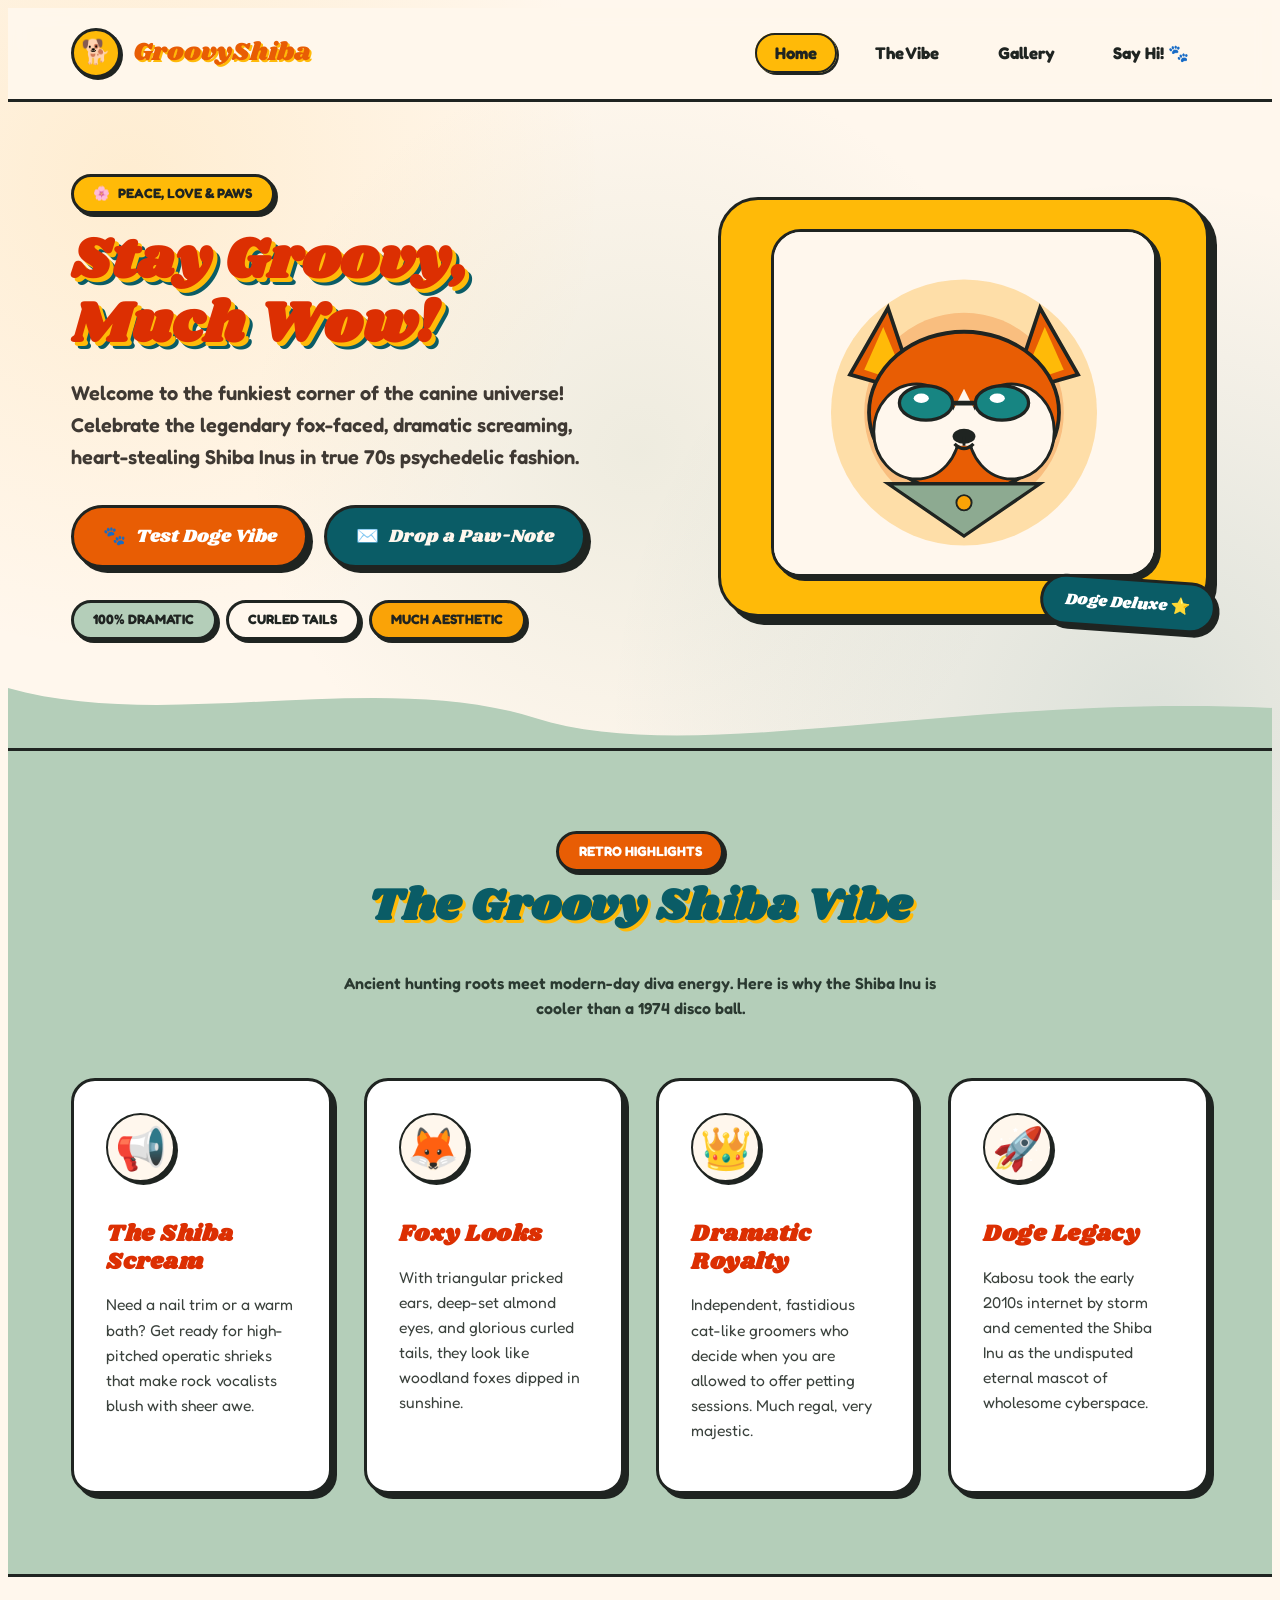
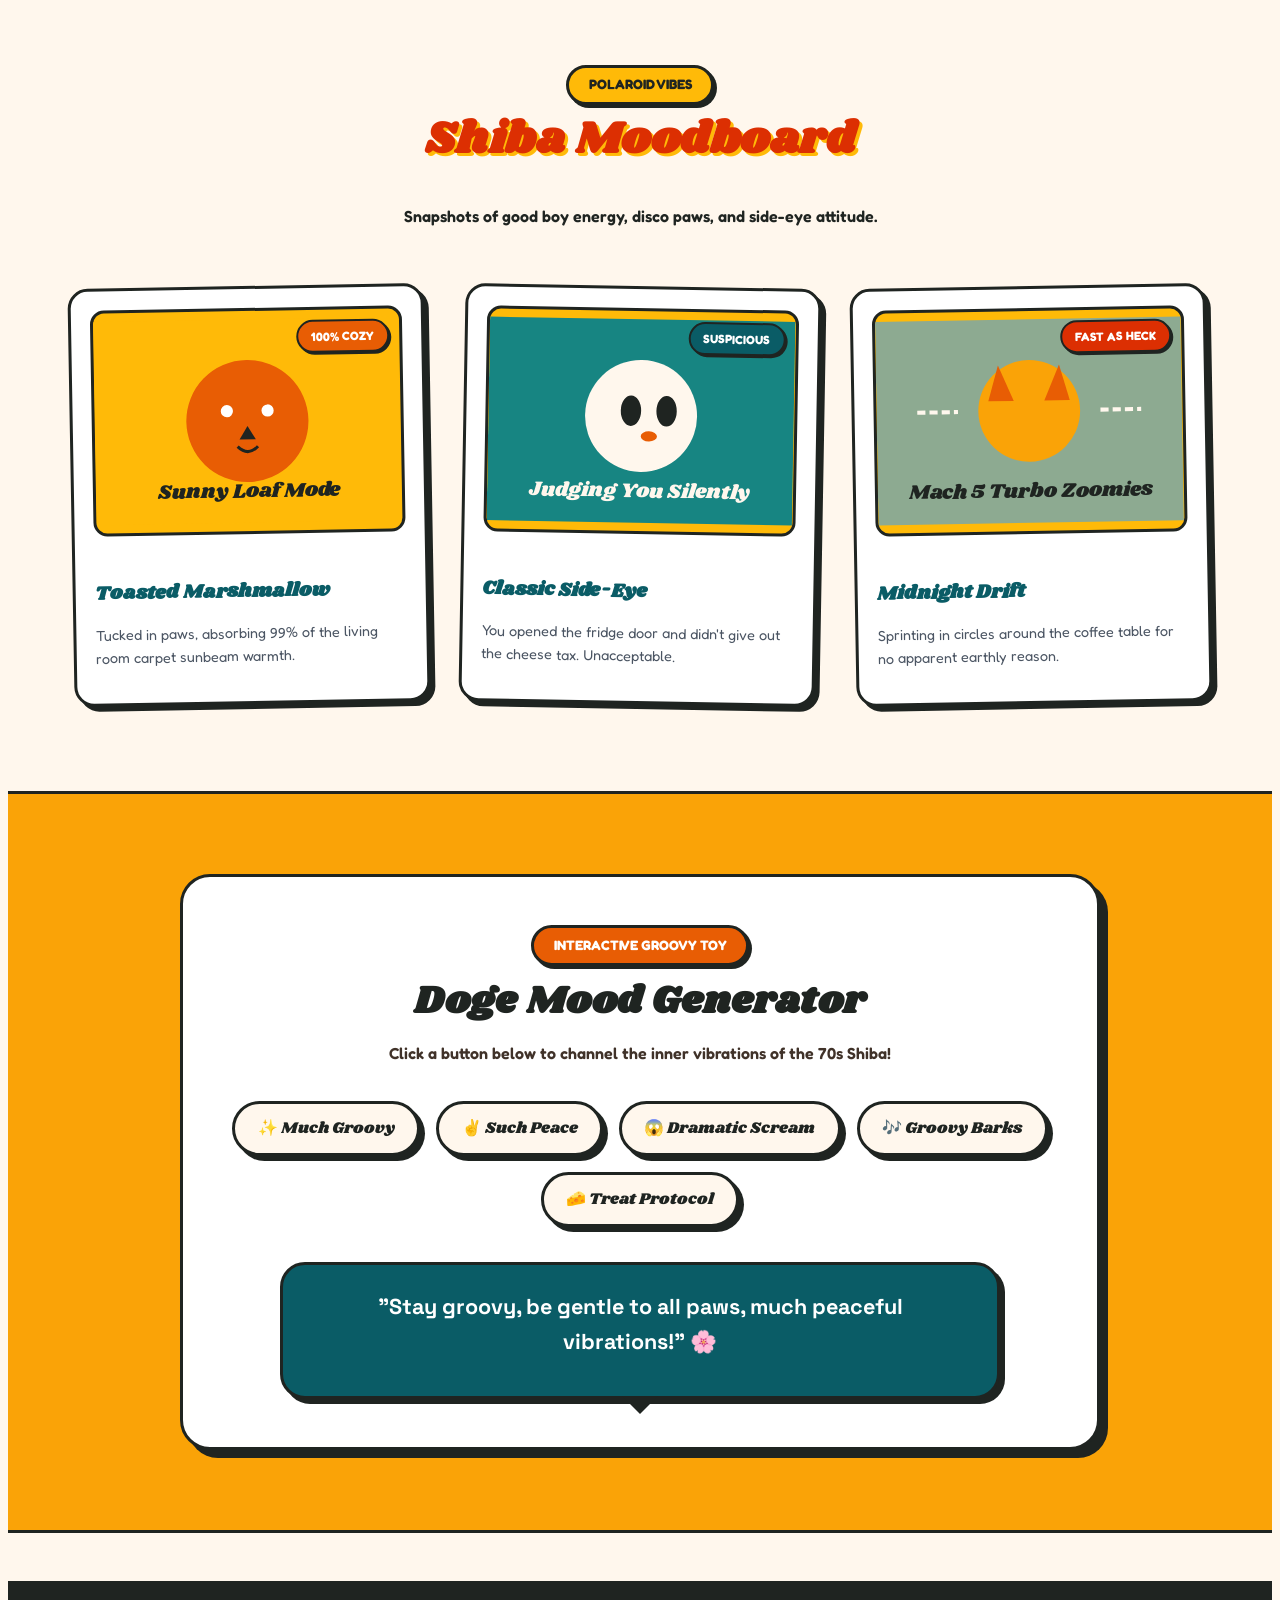
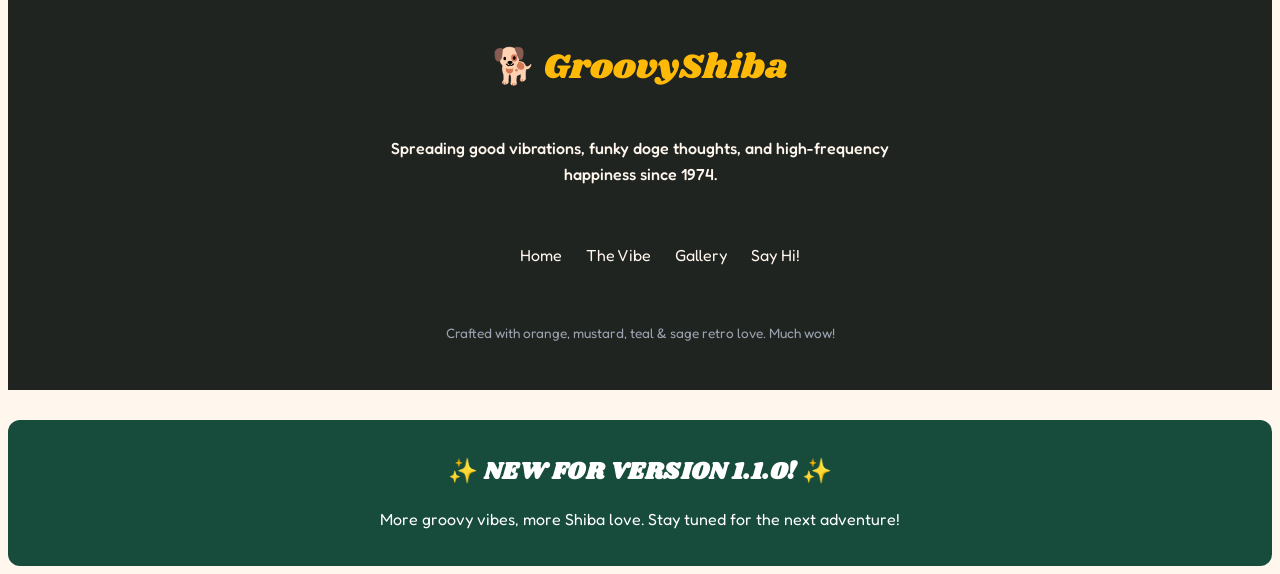
<file: Project6-CI/web-content/index.html>
<!DOCTYPE html>
<html lang="en">
<head>
  <meta charset="UTF-8">
  <meta name="viewport" content="width=device-width, initial-scale=1.0">
  <title>Shiba Groovy HQ | Stay Groovy, Much Wow!</title>
  <link rel="stylesheet" href="style.css">
</head>
<body>

  <!-- ================= TOP NAVIGATION ================= -->
  <header class="site-header">
    <div class="container nav-wrap">
      <a href="index.html" class="brand-logo">
        <span class="brand-icon">🐕</span>
        <span>GroovyShiba</span>
      </a>

      <nav>
        <ul class="nav-links">
          <li><a href="index.html" class="active">Home</a></li>
          <li><a href="#vibe">The Vibe</a></li>
          <li><a href="#moodboard">Gallery</a></li>
          <li><a href="contact.html">Say Hi! 🐾</a></li>
        </ul>
      </nav>
    </div>
  </header>

  <!-- ================= HERO SECTION ================= -->
  <section class="hero">
    <div class="container hero-grid">
      <div class="hero-content">
        <span class="badge-pill">
          <span class="retro-flower">🌸</span> Peace, Love & Paws
        </span>

        <h1>Stay Groovy,<br>Much Wow!</h1>

        <p class="hero-subtitle">
          Welcome to the funkiest corner of the canine universe! Celebrate the legendary fox-faced, dramatic screaming, heart-stealing Shiba Inus in true 70s psychedelic fashion.
        </p>

        <div class="hero-actions">
          <a href="#soundboard" class="btn-groovy">
            <span>🐾</span> Test Doge Vibe
          </a>
          <a href="contact.html" class="btn-groovy btn-groovy-teal">
            <span>✉️</span> Drop a Paw-Note
          </a>
        </div>

        <div class="hero-badge-group">
          <span class="badge-pill" style="background: var(--color-sage-light);">100% Dramatic</span>
          <span class="badge-pill" style="background: var(--color-cream);">Curled Tails</span>
          <span class="badge-pill" style="background: var(--color-mustard);">Much Aesthetic</span>
        </div>
      </div>

      <div class="hero-visual">
        <div class="hero-art-frame">
          <!-- Retro styled SVG Shibas -->
          <svg class="hero-avatar" viewBox="0 0 400 360" xmlns="http://www.w3.org/2000/svg">
            <rect width="100%" height="100%" fill="#FFF7ED" rx="20"/>
            <!-- Groovy backdrop rings -->
            <circle cx="200" cy="190" r="140" fill="#FAA307" opacity="0.3"/>
            <circle cx="200" cy="190" r="105" fill="#E85D04" opacity="0.25"/>
            <circle cx="200" cy="190" r="75" fill="#0A5C66" opacity="0.2"/>
            
            <!-- Shiba ears -->
            <polygon points="120,80 150,170 80,150" fill="#E85D04" stroke="#1F2421" stroke-width="4"/>
            <polygon points="115,100 140,160 95,145" fill="#FFBA08"/>
            <polygon points="280,80 250,170 320,150" fill="#E85D04" stroke="#1F2421" stroke-width="4"/>
            <polygon points="285,100 260,160 305,145" fill="#FFBA08"/>

            <!-- Shiba Face base -->
            <ellipse cx="200" cy="190" rx="100" ry="85" fill="#E85D04" stroke="#1F2421" stroke-width="4"/>
            
            <!-- White Cheek patches (Urajiro) -->
            <ellipse cx="150" cy="210" rx="45" ry="50" fill="#FFF7ED" stroke="#1F2421" stroke-width="3"/>
            <ellipse cx="250" cy="210" rx="45" ry="50" fill="#FFF7ED" stroke="#1F2421" stroke-width="3"/>
            <polygon points="200,165 170,225 230,225" fill="#FFF7ED"/>

            <!-- Eyes with 70s sunglasses -->
            <ellipse cx="160" cy="180" rx="28" ry="18" fill="#178582" stroke="#1F2421" stroke-width="3.5"/>
            <ellipse cx="240" cy="180" rx="28" ry="18" fill="#178582" stroke="#1F2421" stroke-width="3.5"/>
            <line x1="188" y1="180" x2="212" y2="180" stroke="#1F2421" stroke-width="5"/>
            <ellipse cx="155" cy="175" rx="8" ry="5" fill="#FFF"/>
            <ellipse cx="235" cy="175" rx="8" ry="5" fill="#FFF"/>

            <!-- Shiba Nose & Mouth -->
            <ellipse cx="200" cy="215" rx="12" ry="8" fill="#1F2421"/>
            <path d="M 190 223 Q 200 233 210 223" fill="none" stroke="#1F2421" stroke-width="3.5"/>
            <path d="M 200 215 L 200 225" stroke="#1F2421" stroke-width="3"/>

            <!-- Groovy Bandana -->
            <polygon points="120,265 200,320 280,265" fill="#8DAA91" stroke="#1F2421" stroke-width="3.5"/>
            <circle cx="200" cy="285" r="8" fill="#FAA307" stroke="#1F2421" stroke-width="2"/>
          </svg>
          <div class="floating-pill">Doge Deluxe ⭐</div>
        </div>
      </div>
    </div>
  </section>

  <!-- Wavy transition -->
  <div class="wave-divider">
    <svg viewBox="0 0 1200 120" preserveAspectRatio="none">
      <path d="M0,0 C150,90 350,-40 500,60 C650,160 900,10 1200,40 L1200,120 L0,120 Z" fill="#B4CEB9"></path>
    </svg>
  </div>

  <!-- ================= THE GROOVY SHIBA VIBE ================= -->
  <section class="section-vibe" id="vibe">
    <div class="container">
      <div class="section-title-wrap">
        <span class="badge-pill" style="background: var(--color-orange); color:#FFF;">Retro Highlights</span>
        <h2 class="section-title">The Groovy Shiba Vibe</h2>
        <p style="font-weight:600; color: #2B3A31; max-width: 600px; margin: 0.5rem auto 0;">
          Ancient hunting roots meet modern-day diva energy. Here is why the Shiba Inu is cooler than a 1974 disco ball.
        </p>
      </div>

      <div class="cards-grid">
        <div class="retro-card">
          <div class="card-icon">📢</div>
          <h3 class="card-title">The Shiba Scream</h3>
          <p class="card-text">
            Need a nail trim or a warm bath? Get ready for high-pitched operatic shrieks that make rock vocalists blush with sheer awe.
          </p>
        </div>

        <div class="retro-card">
          <div class="card-icon">🦊</div>
          <h3 class="card-title">Foxy Looks</h3>
          <p class="card-text">
            With triangular pricked ears, deep-set almond eyes, and glorious curled tails, they look like woodland foxes dipped in sunshine.
          </p>
        </div>

        <div class="retro-card">
          <div class="card-icon">👑</div>
          <h3 class="card-title">Dramatic Royalty</h3>
          <p class="card-text">
            Independent, fastidious cat-like groomers who decide when you are allowed to offer petting sessions. Much regal, very majestic.
          </p>
        </div>

        <div class="retro-card">
          <div class="card-icon">🚀</div>
          <h3 class="card-title">Doge Legacy</h3>
          <p class="card-text">
            Kabosu took the early 2010s internet by storm and cemented the Shiba Inu as the undisputed eternal mascot of wholesome cyberspace.
          </p>
        </div>
      </div>
    </div>
  </section>

  <!-- ================= GALLERY / MOODBOARD ================= -->
  <section class="section-gallery" id="moodboard">
    <div class="container">
      <div class="section-title-wrap">
        <span class="badge-pill">Polaroid Vibes</span>
        <h2 class="section-title" style="color: var(--color-orange-dark);">Shiba Moodboard</h2>
        <p style="font-weight: 600;">Snapshots of good boy energy, disco paws, and side-eye attitude.</p>
      </div>

      <div class="gallery-grid">
        <!-- Photo Card 1 -->
        <div class="mood-card">
          <div class="mood-img-wrap">
            <svg width="100%" height="100%" viewBox="0 0 300 200" xmlns="http://www.w3.org/2000/svg">
              <rect width="300" height="200" fill="#FFBA08"/>
              <circle cx="150" cy="100" r="60" fill="#E85D04"/>
              <circle cx="130" cy="90" r="6" fill="#FFF"/>
              <circle cx="170" cy="90" r="6" fill="#FFF"/>
              <polygon points="150,105 142,118 158,118" fill="#1F2421"/>
              <path d="M 140 125 Q 150 135 160 125" stroke="#1F2421" stroke-width="3" fill="none"/>
              <text x="50%" y="175" font-family="'Shrikhand', cursive" font-size="20" fill="#1F2421" text-anchor="middle">Sunny Loaf Mode</text>
            </svg>
            <span class="mood-sticker">100% Cozy</span>
          </div>
          <div class="mood-content">
            <h4 class="mood-caption">Toasted Marshmallow</h4>
            <p class="mood-desc">Tucked in paws, absorbing 99% of the living room carpet sunbeam warmth.</p>
          </div>
        </div>

        <!-- Photo Card 2 -->
        <div class="mood-card">
          <div class="mood-img-wrap">
            <svg width="100%" height="100%" viewBox="0 0 300 200" xmlns="http://www.w3.org/2000/svg">
              <rect width="300" height="200" fill="#178582"/>
              <circle cx="150" cy="95" r="55" fill="#FFF7ED"/>
              <ellipse cx="140" cy="90" rx="10" ry="15" fill="#1F2421"/>
              <ellipse cx="175" cy="90" rx="10" ry="15" fill="#1F2421"/>
              <ellipse cx="158" cy="115" rx="8" ry="5" fill="#E85D04"/>
              <text x="50%" y="175" font-family="'Shrikhand', cursive" font-size="20" fill="#FFF7ED" text-anchor="middle">Judging You Silently</text>
            </svg>
            <span class="mood-sticker" style="background:var(--color-teal);">Suspicious</span>
          </div>
          <div class="mood-content">
            <h4 class="mood-caption">Classic Side-Eye</h4>
            <p class="mood-desc">You opened the fridge door and didn't give out the cheese tax. Unacceptable.</p>
          </div>
        </div>

        <!-- Photo Card 3 -->
        <div class="mood-card">
          <div class="mood-img-wrap">
            <svg width="100%" height="100%" viewBox="0 0 300 200" xmlns="http://www.w3.org/2000/svg">
              <rect width="300" height="200" fill="#8DAA91"/>
              <circle cx="150" cy="90" r="50" fill="#FAA307"/>
              <polygon points="120,45 135,80 110,80" fill="#E85D04"/>
              <polygon points="180,45 165,80 190,80" fill="#E85D04"/>
              <!-- Zoomie lines -->
              <line x1="40" y1="90" x2="80" y2="90" stroke="#FFF7ED" stroke-width="4" stroke-dasharray="8,4"/>
              <line x1="220" y1="90" x2="260" y2="90" stroke="#FFF7ED" stroke-width="4" stroke-dasharray="8,4"/>
              <text x="50%" y="175" font-family="'Shrikhand', cursive" font-size="20" fill="#1F2421" text-anchor="middle">Mach 5 Turbo Zoomies</text>
            </svg>
            <span class="mood-sticker" style="background:var(--color-orange-dark);">Fast As Heck</span>
          </div>
          <div class="mood-content">
            <h4 class="mood-caption">Midnight Drift</h4>
            <p class="mood-desc">Sprinting in circles around the coffee table for no apparent earthly reason.</p>
          </div>
        </div>
      </div>
    </div>
  </section>

  <!-- ================= INTERACTIVE SOUNDBOARD / MOOD GENERATOR ================= -->
  <section class="section-soundboard" id="soundboard">
    <div class="container">
      <div class="soundboard-box">
        <span class="badge-pill" style="background: var(--color-orange); color: white;">Interactive Groovy Toy</span>
        <h2 style="font-size: 2.4rem; color: var(--color-dark); margin: 0.8rem 0;">Doge Mood Generator</h2>
        <p style="font-weight: 600; color: #403229;">Click a button below to channel the inner vibrations of the 70s Shiba!</p>

        <div class="soundboard-buttons">
          <button class="sound-btn" onclick="setDogeVibe('much-groovy')">✨ Much Groovy</button>
          <button class="sound-btn" onclick="setDogeVibe('peace')">✌️ Such Peace</button>
          <button class="sound-btn" onclick="setDogeVibe('scream')">😱 Dramatic Scream</button>
          <button class="sound-btn" onclick="setDogeVibe('barks')">🎶 Groovy Barks</button>
          <button class="sound-btn" onclick="setDogeVibe('treat')">🧀 Treat Protocol</button>
        </div>

        <div class="speech-bubble" id="speechBubble">
          "Stay groovy, be gentle to all paws, much peaceful vibrations!" 🌸
        </div>
      </div>
    </div>
  </section>

  <!-- ================= FOOTER ================= -->
  <footer class="site-footer">
    <div class="container footer-content">
      <div class="footer-logo">🐕 GroovyShiba</div>
      <p style="max-width: 500px; font-weight: 500;">
        Spreading good vibrations, funky doge thoughts, and high-frequency happiness since 1974.
      </p>

      <ul class="footer-links">
        <li><a href="index.html">Home</a></li>
        <li><a href="#vibe">The Vibe</a></li>
        <li><a href="#moodboard">Gallery</a></li>
        <li><a href="contact.html">Say Hi!</a></li>
      </ul>

      <p class="footer-note">Crafted with orange, mustard, teal & sage retro love. Much wow!</p>
    </div>
  </footer>

  <!-- Simple script for interactive soundboard speech -->
  <script>
    const quotes = {
      'much-groovy': [
        "\"Groovy tunes, fluff cheeks, cannot lose! Much boogie!\" 🕺",
        "\"Vibing at 33 RPM. Fur looking extra glossy today!\" ✨",
        "\"Far out human, your aura smells like bacon treats!\" 🥓"
      ],
      'peace': [
        "\"Such peace, no leash tension, only cosmic harmony.\" ✌️",
        "\"Flower crowns for every good doggo in the universe!\" 🌻",
        "\"Can we all just sit together on the fuzzy shag rug?\" ☮️"
      ],
      'scream': [
        "\"*HIGH FREQUENCY OPERA SHRIEKS* (You dared touch my left paw!)\" 📢",
        "\"A bath?! Water is an infringement on my groovy essence!\" 🛁",
        "\"Aaaaaawooooo! The toenail clippers are within 10 feet of me!\" 🪚"
      ],
      'barks': [
        "\"Bork bork woof! That squirrel has zero rhythm!\" 🐿️",
        "\"Aroooo-chacha! Singing the blues with pure Shiba soul!\" 🎷",
        "\"Yip! Much rhythm, very beat drop!\" 🥁"
      ],
      'treat': [
        "\"The cheese tax has arrived. Pay up or get the cold shoulder.\" 🧀",
        "\"Calculated peanut butter intake: 100% optimal.\" 🥜",
        "\"I did one sit. Where is my 5-course gourmet banquet?\" 🥩"
      ]
    };

    function setDogeVibe(category) {
      const bubble = document.getElementById('speechBubble');
      const list = quotes[category] || quotes['much-groovy'];
      const randomQuote = list[Math.floor(Math.random() * list.length)];
      
      bubble.style.transform = 'scale(0.96)';
      bubble.style.backgroundColor = 'var(--color-orange)';
      
      setTimeout(() => {
        bubble.innerText = randomQuote;
        bubble.style.transform = 'scale(1)';
        bubble.style.backgroundColor = 'var(--color-teal)';
      }, 150);
    }
  </script>
  <div style="background-color: #174C3C; color: white; text-align: center; padding: 18px; margin-top: 30px; border-radius: 12px;">
    <h2>✨ NEW FOR VERSION 1.1.0! ✨</h2>
    <p>More groovy vibes, more Shiba love. Stay tuned for the next adventure!</p>
  </div>
</body>
</html>
</file>
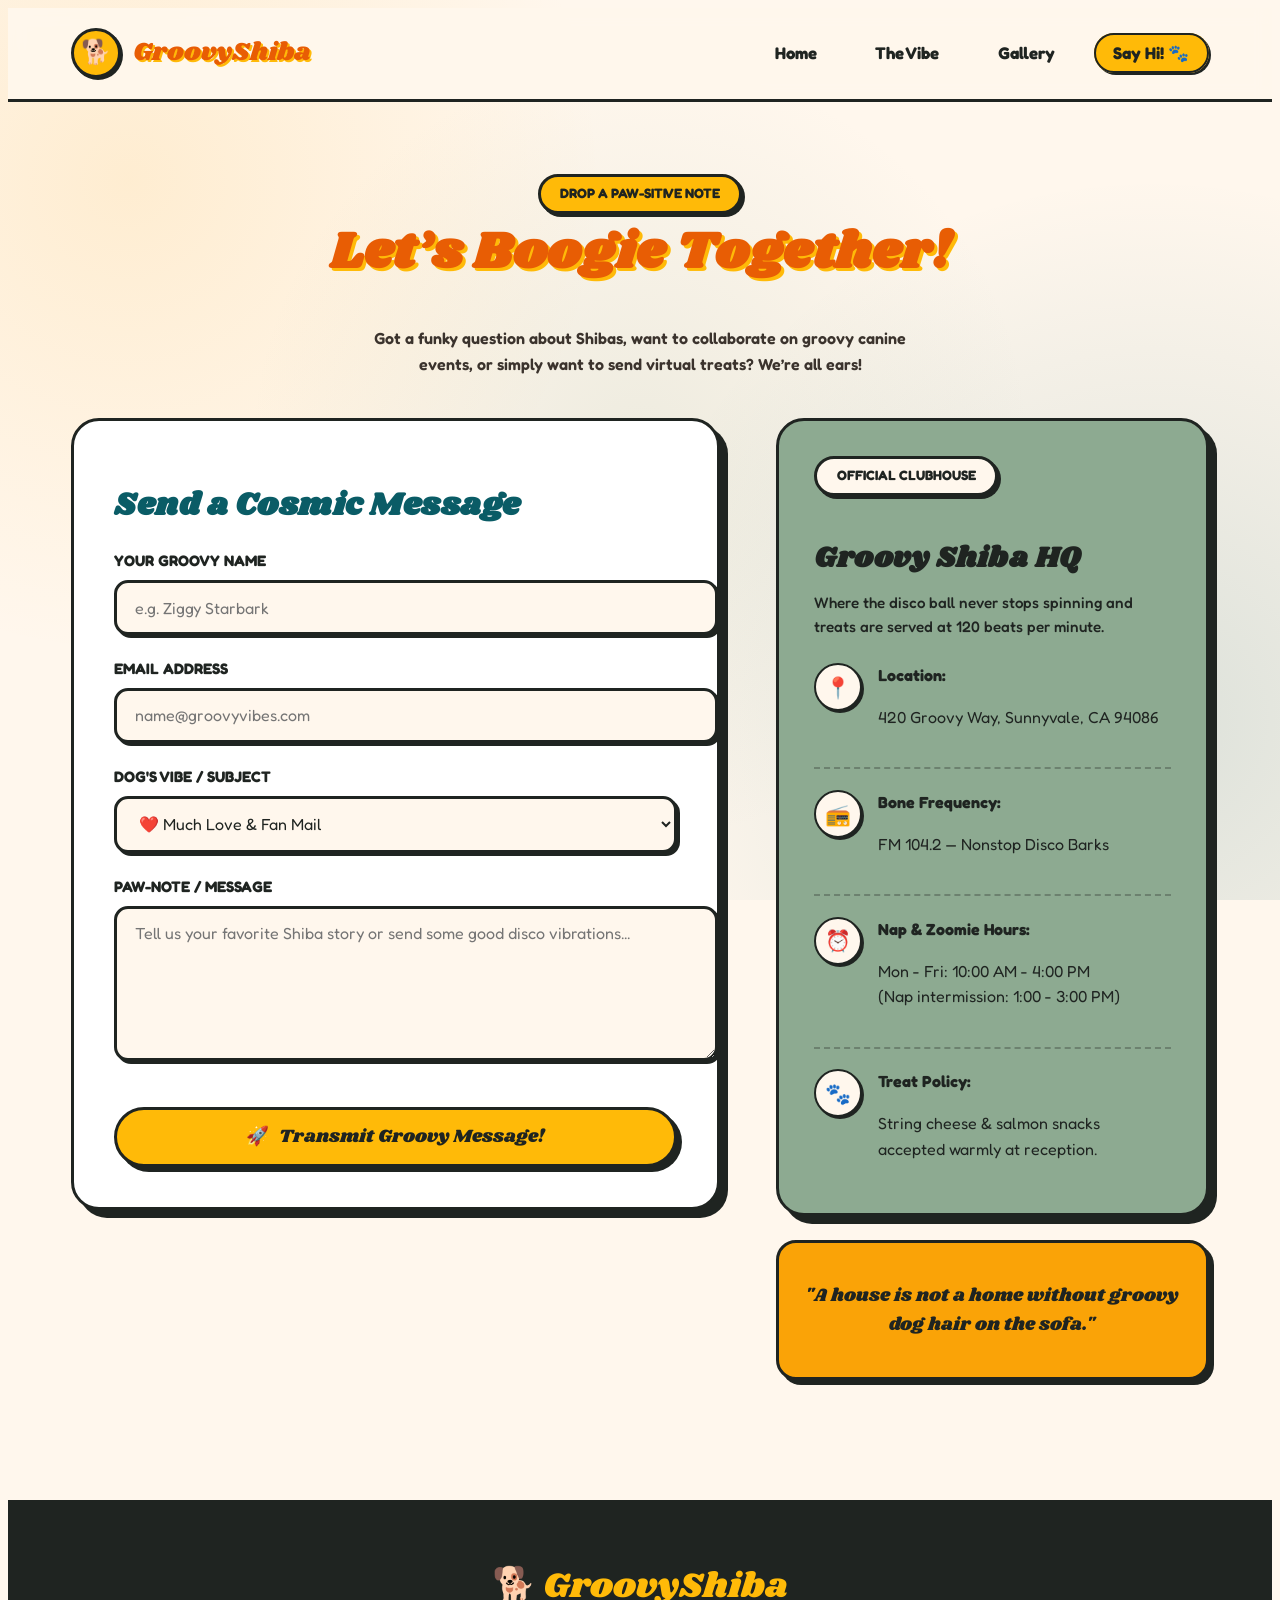
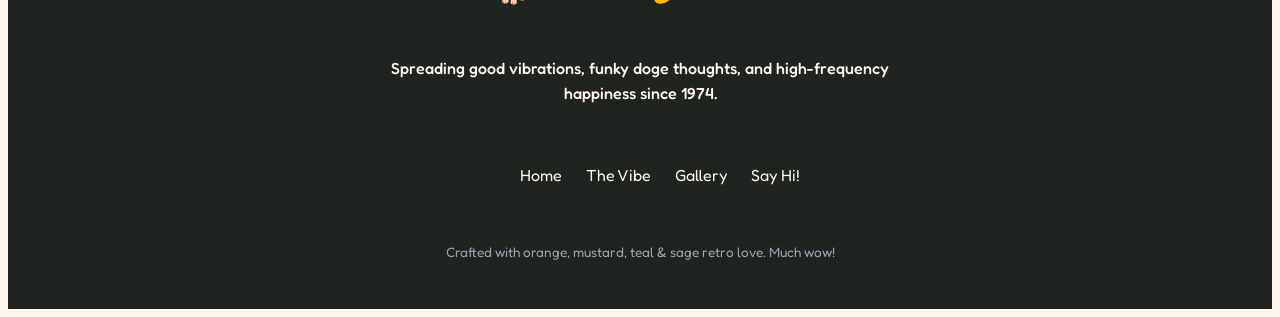
<file: Project6-CI/web-content/contact.html>
<!DOCTYPE html>
<html lang="en">
<head>
  <meta charset="UTF-8">
  <meta name="viewport" content="width=device-width, initial-scale=1.0">
  <title>Say Hi! | Groovy Shiba HQ</title>
  <link rel="stylesheet" href="style.css">
</head>
<body>

  <!-- ================= TOP NAVIGATION ================= -->
  <header class="site-header">
    <div class="container nav-wrap">
      <a href="index.html" class="brand-logo">
        <span class="brand-icon">🐕</span>
        <span>GroovyShiba</span>
      </a>

      <nav>
        <ul class="nav-links">
          <li><a href="index.html">Home</a></li>
          <li><a href="index.html#vibe">The Vibe</a></li>
          <li><a href="index.html#moodboard">Gallery</a></li>
          <li><a href="contact.html" class="active">Say Hi! 🐾</a></li>
        </ul>
      </nav>
    </div>
  </header>

  <!-- ================= CONTACT HERO SECTION ================= -->
  <section class="contact-section">
    <div class="container">
      <div class="section-title-wrap" style="margin-bottom: 2.5rem;">
        <span class="badge-pill" style="background: var(--color-yellow);">Drop a Paw-sitive Note</span>
        <h1 class="section-title" style="color: var(--color-orange); font-size: 3.2rem;">Let’s Boogie Together!</h1>
        <p style="font-weight: 600; color: #3b332d; max-width: 580px; margin: 0.5rem auto 0;">
          Got a funky question about Shibas, want to collaborate on groovy canine events, or simply want to send virtual treats? We’re all ears!
        </p>
      </div>

      <div class="contact-layout">
        <!-- Contact Form -->
        <div class="contact-card">
          <h2 style="font-size: 2rem; color: var(--color-teal); margin-bottom: 1.5rem;">Send a Cosmic Message</h2>
          
          <form id="shibaContactForm" onsubmit="handleFormSubmit(event)">
            <div class="form-group">
              <label for="userName" class="form-label">Your Groovy Name</label>
              <input type="text" id="userName" class="form-control" placeholder="e.g. Ziggy Starbark" required>
            </div>

            <div class="form-group">
              <label for="userEmail" class="form-label">Email Address</label>
              <input type="email" id="userEmail" class="form-control" placeholder="name@groovyvibes.com" required>
            </div>

            <div class="form-group">
              <label for="vibeSubject" class="form-label">Dog's Vibe / Subject</label>
              <select id="vibeSubject" class="form-control" required>
                <option value="Much Love">❤️ Much Love & Fan Mail</option>
                <option value="Adopt a Shiba">🐕 Shiba Rescue & Adoption Info</option>
                <option value="Groovy Question">❓ A Funky Question</option>
                <option value="Just Saying Woof">🐾 Just Saying Woof!</option>
              </select>
            </div>

            <div class="form-group">
              <label for="userMessage" class="form-label">Paw-Note / Message</label>
              <textarea id="userMessage" class="form-control" placeholder="Tell us your favorite Shiba story or send some good disco vibrations..." required></textarea>
            </div>

            <button type="submit" class="btn-groovy btn-groovy-yellow" style="width: 100%; margin-top: 1rem;">
              <span>🚀</span> Transmit Groovy Message!
            </button>
          </form>
        </div>

        <!-- Groovy HQ Info Box -->
        <div>
          <div class="hq-card">
            <span class="badge-pill" style="background: var(--color-cream); margin-bottom: 1rem;">Official Clubhouse</span>
            <h3 style="font-size: 1.8rem; color: var(--color-dark); margin-bottom: 0.5rem;">Groovy Shiba HQ</h3>
            <p style="font-weight: 500; font-size: 0.95rem; margin-bottom: 1.5rem;">
              Where the disco ball never stops spinning and treats are served at 120 beats per minute.
            </p>

            <div class="hq-detail-item">
              <div class="hq-icon">📍</div>
              <div>
                <strong>Location:</strong>
                <p>420 Groovy Way, Sunnyvale, CA 94086</p>
              </div>
            </div>

            <div class="hq-detail-item">
              <div class="hq-icon">📻</div>
              <div>
                <strong>Bone Frequency:</strong>
                <p>FM 104.2 — Nonstop Disco Barks</p>
              </div>
            </div>

            <div class="hq-detail-item">
              <div class="hq-icon">⏰</div>
              <div>
                <strong>Nap & Zoomie Hours:</strong>
                <p>Mon - Fri: 10:00 AM - 4:00 PM<br>(Nap intermission: 1:00 - 3:00 PM)</p>
              </div>
            </div>

            <div class="hq-detail-item">
              <div class="hq-icon">🐾</div>
              <div>
                <strong>Treat Policy:</strong>
                <p>String cheese & salmon snacks accepted warmly at reception.</p>
              </div>
            </div>
          </div>

          <!-- Mini Fun Quote Badge -->
          <div style="margin-top: 1.5rem; background: var(--color-mustard); border: var(--retro-border); border-radius: 20px; padding: 1.2rem; text-align: center; box-shadow: var(--retro-shadow);">
            <p style="font-family: var(--font-groovy); font-size: 1.15rem; color: var(--color-dark);">
              "A house is not a home without groovy dog hair on the sofa."
            </p>
          </div>
        </div>
      </div>
    </div>
  </section>

  <!-- ================= INTERACTIVE TOAST FEEDBACK ================= -->
  <div id="toast" class="toast-msg">
    <span style="font-size: 1.8rem;">🎉</span>
    <div>
      <div style="font-size: 1.1rem; color: var(--color-yellow);">Much Success!</div>
      <div id="toastText" style="font-size: 0.9rem; font-weight: 500;">Your groovy message has been dispatched to Doge HQ!</div>
    </div>
  </div>

  <!-- ================= FOOTER ================= -->
  <footer class="site-footer">
    <div class="container footer-content">
      <div class="footer-logo">🐕 GroovyShiba</div>
      <p style="max-width: 500px; font-weight: 500;">
        Spreading good vibrations, funky doge thoughts, and high-frequency happiness since 1974.
      </p>

      <ul class="footer-links">
        <li><a href="index.html">Home</a></li>
        <li><a href="index.html#vibe">The Vibe</a></li>
        <li><a href="index.html#moodboard">Gallery</a></li>
        <li><a href="contact.html">Say Hi!</a></li>
      </ul>

      <p class="footer-note">Crafted with orange, mustard, teal & sage retro love. Much wow!</p>
    </div>
  </footer>

  <!-- Form Submission Handling Script -->
  <script>
    function handleFormSubmit(event) {
      event.preventDefault();
      
      const name = document.getElementById('userName').value;
      const subject = document.getElementById('vibeSubject').value;
      const toast = document.getElementById('toast');
      const toastText = document.getElementById('toastText');

      toastText.innerText = `Thanks ${name}! We received your "${subject}" note. Stay groovy! 🐾`;
      
      // Trigger toast visibility
      toast.classList.add('show');

      // Reset form
      document.getElementById('shibaContactForm').reset();

      // Automatically hide after 4.5 seconds
      setTimeout(() => {
        toast.classList.remove('show');
      }, 4500);
    }
  </script>
</body>
</html>
</file>
<file: Project6-CI/web-content/style.css>
/* ============================================================
GROOVY SHIBA RETRO STYLESHEET (style.css)
Colors: Tangerine/Burnt Orange, Mustard/Sunny Yellow, Deep Teal/Turquoise, Sage Green
Vibe: 1970s Funk, Wavy Shapes, Warm Retro Soul
============================================================ */

@import url('https://fonts.googleapis.com/css2?family=Fredoka:wght@400;600;700&family=Shrikhand&family=Space+Grotesk:wght@500;700&display=swap');

:root {
--color-orange: #E85D04;
--color-orange-dark: #DC2F02;
--color-mustard: #FAA307;
--color-yellow: #FFBA08;
--color-cream: #FFF7ED;
--color-teal: #0A5C66;
--color-teal-light: #178582;
--color-sage: #8DAA91;
--color-sage-light: #B4CEB9;
--color-dark: #1F2421;
--color-shadow: #2B1810;

--font-groovy: 'Shrikhand', cursive;
--font-body: 'Fredoka', sans-serif;
--font-accent: 'Space Grotesk', sans-serif;

--retro-border: 3.5px solid var(--color-dark);
--retro-shadow: 5px 5px 0px var(--color-dark);
--retro-shadow-hover: 2px 2px 0px var(--color-dark);
--retro-shadow-lg: 8px 8px 0px var(--color-dark);
}

{
box-sizing: border-box;
margin: 0;
padding: 0;
}

body {
font-family: var(--font-body);
background-color: var(--color-cream);
color: var(--color-dark);
background-image:
radial-gradient(circle at 10% 20%, rgba(250, 163, 7, 0.12) 0%, transparent 35%),
radial-gradient(circle at 90% 80%, rgba(10, 92, 102, 0.14) 0%, transparent 40%),
radial-gradient(circle at 50% 50%, rgba(141, 170, 145, 0.15) 0%, transparent 50%);
background-attachment: fixed;
overflow-x: hidden;
line-height: 1.6;
}

/* ================= TYPOGRAPHY & UTILS ================= */
h1, h2, h3, .font-groovy {
font-family: var(--font-groovy);
letter-spacing: 0.5px;
line-height: 1.2;
}

a {
color: inherit;
text-decoration: none;
}

.container {
width: 90%;
max-width: 1200px;
margin: 0 auto;
}

.badge-pill {
display: inline-flex;
align-items: center;
gap: 0.5rem;
padding: 0.4rem 1.2rem;
border-radius: 9999px;
border: var(--retro-border);
font-weight: 700;
font-size: 0.85rem;
text-transform: uppercase;
background-color: var(--color-yellow);
box-shadow: 3px 3px 0 var(--color-dark);
}

/* ================= RETRO BUTTONS ================= */
.btn-groovy {
display: inline-flex;
align-items: center;
justify-content: center;
gap: 0.6rem;
font-family: var(--font-groovy);
font-size: 1.15rem;
padding: 0.85rem 1.8rem;
border-radius: 9999px;
border: var(--retro-border);
box-shadow: var(--retro-shadow);
cursor: pointer;
transition: all 0.18s cubic-bezier(0.34, 1.56, 0.64, 1);
text-decoration: none;
background: var(--color-orange);
color: #FFF;
}

.btn-groovy:hover {
transform: translate(3px, 3px);
box-shadow: var(--retro-shadow-hover);
}

.btn-groovy-teal {
background: var(--color-teal);
color: var(--color-cream);
}

.btn-groovy-yellow {
background: var(--color-yellow);
color: var(--color-dark);
}

.btn-groovy-sage {
background: var(--color-sage);
color: var(--color-dark);
}

/* ================= HEADER & NAV ================= */
.site-header {
position: sticky;
top: 0;
z-index: 100;
background-color: rgba(255, 247, 237, 0.95);
backdrop-filter: blur(8px);
border-bottom: var(--retro-border);
padding: 1rem 0;
}

.nav-wrap {
display: flex;
align-items: center;
justify-content: space-between;
}

.brand-logo {
display: flex;
align-items: center;
gap: 0.75rem;
font-family: var(--font-groovy);
font-size: 1.6rem;
color: var(--color-orange);
text-shadow: 2px 2px 0 var(--color-yellow);
}

.brand-icon {
width: 44px;
height: 44px;
background: var(--color-yellow);
border: var(--retro-border);
border-radius: 50%;
display: flex;
align-items: center;
justify-content: center;
font-size: 1.5rem;
box-shadow: 2px 2px 0 var(--color-dark);
}

.nav-links {
display: flex;
align-items: center;
gap: 1.2rem;
list-style: none;
}

.nav-links a {
font-weight: 700;
font-size: 1.05rem;
padding: 0.5rem 1.1rem;
border-radius: 9999px;
transition: all 0.2s ease;
border: 2px solid transparent;
}

.nav-links a:hover,
.nav-links a.active {
background: var(--color-yellow);
border: 2px solid var(--color-dark);
box-shadow: 2px 2px 0 var(--color-dark);
}

/* ================= RETRO DECORATIVE FLOWER ================= */
.retro-flower {
display: inline-block;
animation: spinSlow 20s linear infinite;
transform-origin: center;
}

@keyframes spinSlow {
from { transform: rotate(0deg); }
to { transform: rotate(360deg); }
}

/* ================= WAVY SECTION SEPARATORS ================= */
.wave-divider {
width: 100%;
overflow: hidden;
line-height: 0;
}

.wave-divider svg {
display: block;
width: calc(100% + 1.3px);
height: 60px;
}

/* ================= HERO SECTION ================= */
.hero {
padding: 4.5rem 0 3rem;
position: relative;
}

.hero-grid {
display: grid;
grid-template-columns: 1.1fr 0.9fr;
align-items: center;
gap: 3rem;
}

.hero-content h1 {
font-size: 3.6rem;
color: var(--color-orange-dark);
text-shadow: 4px 4px 0 var(--color-yellow), 7px 7px 0 var(--color-teal);
margin: 1rem 0;
line-height: 1.1;
}

.hero-subtitle {
font-size: 1.25rem;
color: #3f3933;
margin-bottom: 2rem;
max-width: 520px;
font-weight: 600;
}

.hero-actions {
display: flex;
gap: 1rem;
flex-wrap: wrap;
}

.hero-badge-group {
display: flex;
gap: 0.6rem;
margin-top: 2rem;
flex-wrap: wrap;
}

.hero-visual {
position: relative;
}

.hero-art-frame {
background: var(--color-yellow);
border: var(--retro-border);
box-shadow: var(--retro-shadow-lg);
border-radius: 40px;
padding: 1.8rem;
position: relative;
text-align: center;
}

.hero-avatar {
width: 100%;
max-width: 380px;
border-radius: 30px;
border: var(--retro-border);
background: #FFF;
box-shadow: 4px 4px 0 var(--color-dark);
transition: transform 0.3s ease;
}

.hero-avatar:hover {
transform: rotate(-2deg) scale(1.02);
}

.floating-pill {
position: absolute;
bottom: -15px;
right: -10px;
background: var(--color-teal);
color: white;
border: var(--retro-border);
padding: 0.6rem 1.4rem;
border-radius: 9999px;
font-family: var(--font-groovy);
box-shadow: 4px 4px 0 var(--color-dark);
transform: rotate(4deg);
}

/* ================= RETRO CARDS (THE GROOVY VIBE) ================= */
.section-vibe {
background-color: var(--color-sage-light);
padding: 5rem 0;
border-top: var(--retro-border);
border-bottom: var(--retro-border);
}

.section-title-wrap {
text-align: center;
margin-bottom: 3.5rem;
}

.section-title {
font-size: 2.8rem;
color: var(--color-teal);
text-shadow: 3px 3px 0 var(--color-yellow);
margin-top: 0.5rem;
}

.cards-grid {
display: grid;
grid-template-columns: repeat(auto-fit, minmax(250px, 1fr));
gap: 2rem;
}

.retro-card {
background: #FFF;
border: var(--retro-border);
border-radius: 24px;
padding: 2rem;
box-shadow: var(--retro-shadow);
transition: transform 0.25s cubic-bezier(0.34, 1.56, 0.64, 1), box-shadow 0.25s;
position: relative;
overflow: hidden;
}

.retro-card:hover {
transform: translateY(-8px);
box-shadow: var(--retro-shadow-lg);
}

.card-icon {
font-size: 2.6rem;
margin-bottom: 1rem;
display: inline-block;
background: var(--color-cream);
border: 2px solid var(--color-dark);
width: 65px;
height: 65px;
line-height: 65px;
text-align: center;
border-radius: 50%;
box-shadow: 3px 3px 0 var(--color-dark);
}

.card-title {
font-size: 1.45rem;
color: var(--color-orange-dark);
margin-bottom: 0.75rem;
}

.card-text {
font-size: 0.98rem;
color: #3b423d;
}

/* ================= SHIBA MOODBOARD / GALLERY ================= */
.section-gallery {
padding: 5.5rem 0;
}

.gallery-grid {
display: grid;
grid-template-columns: repeat(auto-fit, minmax(280px, 1fr));
gap: 2.2rem;
}

.mood-card {
background: #FFF;
border: var(--retro-border);
border-radius: 20px;
padding: 1.2rem;
box-shadow: var(--retro-shadow);
position: relative;
transition: transform 0.3s ease;
}

.mood-card:nth-child(even) {
transform: rotate(1deg);
}

.mood-card:nth-child(odd) {
transform: rotate(-1deg);
}

.mood-card:hover {
transform: scale(1.03) rotate(0deg);
z-index: 5;
}

.mood-img-wrap {
position: relative;
border: var(--retro-border);
border-radius: 14px;
overflow: hidden;
height: 220px;
background-color: var(--color-yellow);
}

.mood-img {
width: 100%;
height: 100%;
object-fit: cover;
}

.mood-sticker {
position: absolute;
top: 10px;
right: 10px;
background: var(--color-orange);
color: white;
font-weight: 700;
font-size: 0.75rem;
padding: 0.3rem 0.8rem;
border-radius: 9999px;
border: 2px solid var(--color-dark);
box-shadow: 2px 2px 0 var(--color-dark);
text-transform: uppercase;
}

.mood-content {
padding-top: 1rem;
}

.mood-caption {
font-family: var(--font-groovy);
font-size: 1.2rem;
color: var(--color-teal);
margin-bottom: 0.3rem;
}

.mood-desc {
font-size: 0.9rem;
color: #4b5563;
}

/* ================= SOUNDBOARD / MOOD GENERATOR ================= */
.section-soundboard {
background: var(--color-mustard);
padding: 5rem 0;
border-top: var(--retro-border);
border-bottom: var(--retro-border);
}

.soundboard-box {
background: #FFF;
border: var(--retro-border);
border-radius: 30px;
padding: 3rem 2rem;
box-shadow: var(--retro-shadow-lg);
text-align: center;
max-width: 850px;
margin: 0 auto;
}

.soundboard-buttons {
display: flex;
flex-wrap: wrap;
gap: 1rem;
justify-content: center;
margin: 2.2rem 0;
}

.sound-btn {
font-family: var(--font-groovy);
font-size: 1rem;
padding: 0.8rem 1.4rem;
border-radius: 9999px;
border: var(--retro-border);
background: var(--color-cream);
color: var(--color-dark);
box-shadow: var(--retro-shadow);
cursor: pointer;
transition: all 0.15s ease;
}

.sound-btn:hover {
transform: translate(2px, 2px);
box-shadow: var(--retro-shadow-hover);
background: var(--color-yellow);
}

.speech-bubble {
position: relative;
background: var(--color-teal);
color: #FFF;
border: var(--retro-border);
border-radius: 25px;
padding: 1.6rem 2rem;
font-size: 1.35rem;
font-family: var(--font-accent);
font-weight: 700;
display: inline-block;
min-height: 80px;
box-shadow: var(--retro-shadow);
max-width: 650px;
transition: all 0.25s ease;
}

.speech-bubble::after {
content: '';
position: absolute;
bottom: -18px;
left: 50%;
transform: translateX(-50%);
border-width: 18px 18px 0;
border-style: solid;
border-color: var(--color-dark) transparent;
display: block;
width: 0;
}

/* ================= CONTACT PAGE STYLES ================= */
.contact-section {
padding: 4.5rem 0;
}

.contact-layout {
display: grid;
grid-template-columns: 1.2fr 0.8fr;
gap: 3.5rem;
align-items: start;
}

.contact-card {
background: #FFF;
border: var(--retro-border);
border-radius: 28px;
padding: 2.5rem;
box-shadow: var(--retro-shadow-lg);
}

.form-group {
margin-bottom: 1.4rem;
}

.form-label {
display: block;
font-weight: 700;
font-size: 0.95rem;
text-transform: uppercase;
margin-bottom: 0.4rem;
color: var(--color-dark);
}

.form-control {
width: 100%;
padding: 0.9rem 1.1rem;
border: var(--retro-border);
border-radius: 14px;
font-family: var(--font-body);
font-size: 1rem;
background-color: var(--color-cream);
color: var(--color-dark);
box-shadow: 3px 3px 0 var(--color-dark);
transition: all 0.2s ease;
outline: none;
}

.form-control:focus {
background-color: #FFF;
box-shadow: 4px 4px 0 var(--color-orange);
border-color: var(--color-orange);
}

textarea.form-control {
resize: vertical;
min-height: 120px;
}

.hq-card {
background: var(--color-sage);
border: var(--retro-border);
border-radius: 28px;
padding: 2.2rem;
box-shadow: var(--retro-shadow-lg);
color: var(--color-dark);
}

.hq-detail-item {
display: flex;
align-items: flex-start;
gap: 1rem;
margin-top: 1.3rem;
padding-bottom: 1.3rem;
border-bottom: 2px dashed rgba(31, 36, 33, 0.3);
}

.hq-detail-item:last-child {
border-bottom: none;
padding-bottom: 0;
}

.hq-icon {
width: 44px;
height: 44px;
background: var(--color-cream);
border: 2px solid var(--color-dark);
border-radius: 50%;
display: flex;
align-items: center;
justify-content: center;
font-size: 1.3rem;
flex-shrink: 0;
box-shadow: 2px 2px 0 var(--color-dark);
}

/* ================= TOAST NOTIFICATION ================= */
.toast-msg {
position: fixed;
bottom: 25px;
right: 25px;
background: var(--color-teal);
color: #FFF;
border: var(--retro-border);
border-radius: 18px;
padding: 1.2rem 1.8rem;
box-shadow: var(--retro-shadow-lg);
font-family: var(--font-accent);
font-weight: 700;
display: flex;
align-items: center;
gap: 1rem;
z-index: 1000;
transform: translateY(150px);
opacity: 0;
transition: all 0.35s cubic-bezier(0.34, 1.56, 0.64, 1);
}

.toast-msg.show {
transform: translateY(0);
opacity: 1;
}

/* ================= FOOTER ================= */
.site-footer {
background-color: var(--color-dark);
color: var(--color-cream);
padding: 3.5rem 0 2rem;
border-top: var(--retro-border);
margin-top: 3rem;
}

.footer-content {
display: flex;
flex-direction: column;
align-items: center;
text-align: center;
gap: 1.5rem;
}

.footer-logo {
font-family: var(--font-groovy);
font-size: 2.2rem;
color: var(--color-yellow);
}

.footer-links {
display: flex;
gap: 1.5rem;
list-style: none;
}

.footer-links a:hover {
color: var(--color-mustard);
text-decoration: underline;
}

.footer-note {
font-size: 0.85rem;
color: #9ca3af;
}

/* ================= RESPONSIVE QUERIES ================= */
@media (max-width: 900px) {
.hero-grid,
.contact-layout {
grid-template-columns: 1fr;
gap: 2.5rem;
}

.hero-content h1 {
font-size: 2.8rem;
}
}

@media (max-width: 600px) {
.site-header {
padding: 0.8rem 0;
}

.brand-logo {
font-size: 1.3rem;
}

.hero-content h1 {
font-size: 2.2rem;
}

.cards-grid,
.gallery-grid {
grid-template-columns: 1fr;
}
}
</file>
